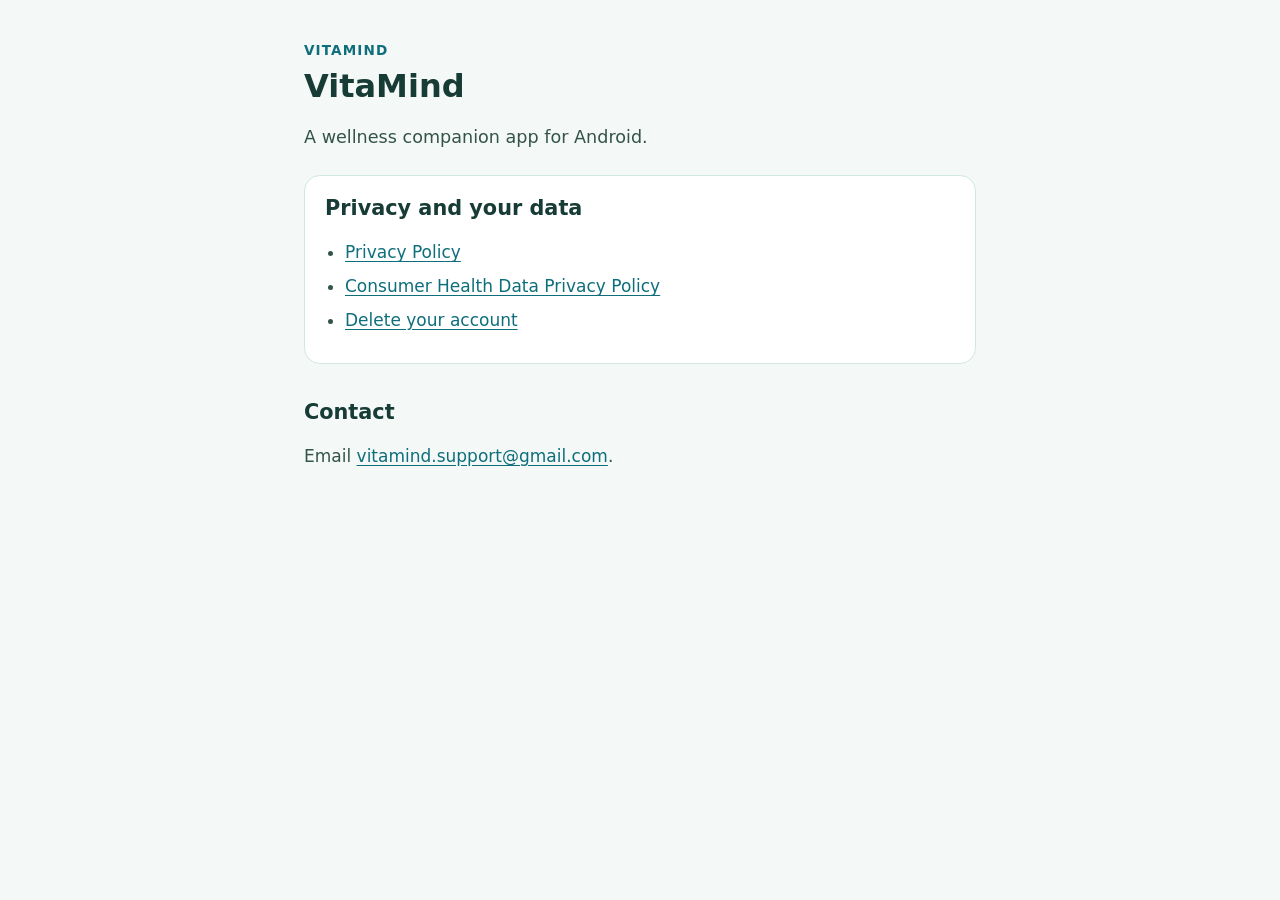
<file: docs/index.html>
<!doctype html>
<html lang="en">
<head>
<meta charset="utf-8">
<meta name="viewport" content="width=device-width, initial-scale=1">
<title>VitaMind</title>
<meta name="description" content="VitaMind wellness app: privacy policies and account deletion.">
<link rel="stylesheet" href="legal/legal.css">
</head>
<body>
<main>
<p class="eyebrow">VitaMind</p>
<h1>VitaMind</h1>
<p class="lede">A wellness companion app for Android.</p>

<section class="summary" aria-labelledby="policies-heading">
<h2 id="policies-heading">Privacy and your data</h2>
<ul>
<li><a href="legal/privacy.html">Privacy Policy</a></li>
<li><a href="legal/consumer-health-data.html">Consumer Health Data Privacy Policy</a></li>
<li><a href="legal/delete-account.html">Delete your account</a></li>
</ul>
</section>

<h2>Contact</h2>
<p>Email <a href="mailto:vitamind.support@gmail.com">vitamind.support@gmail.com</a>.</p>
</main>
</body>
</html>
</file>
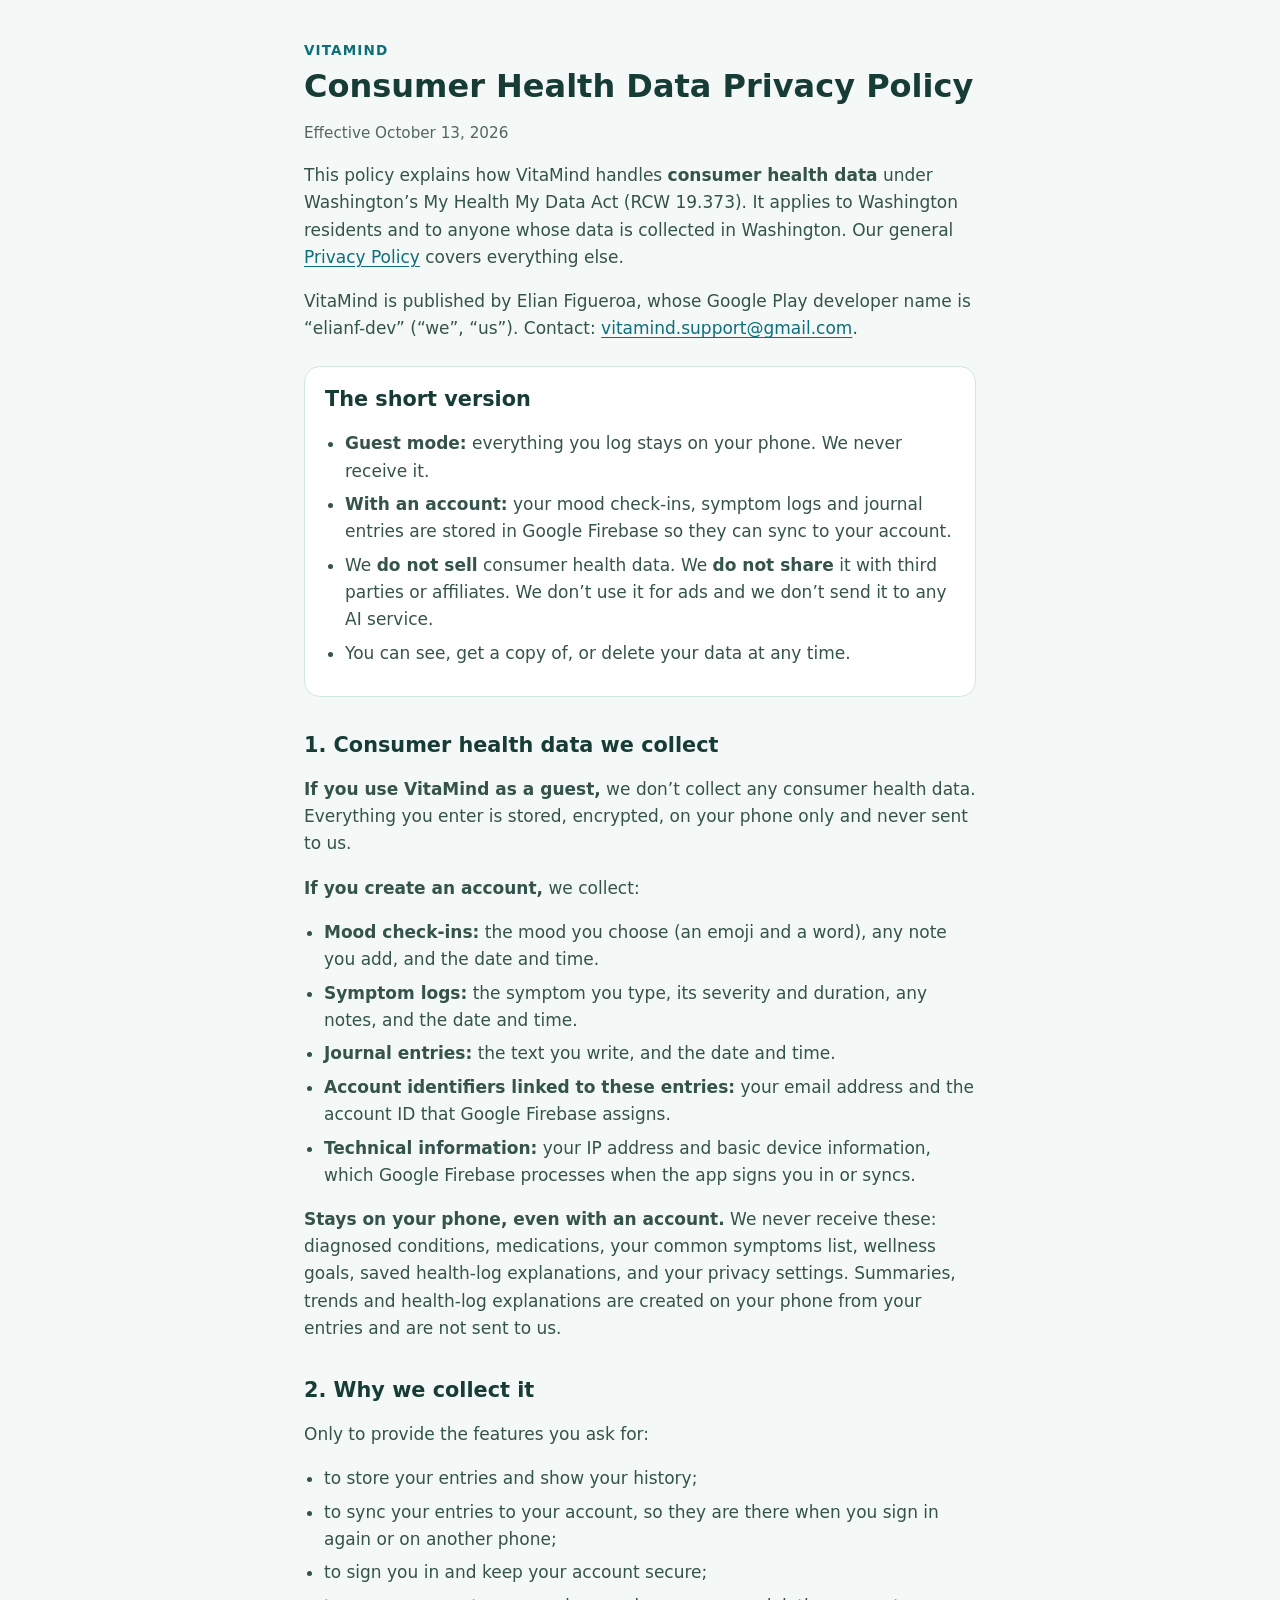
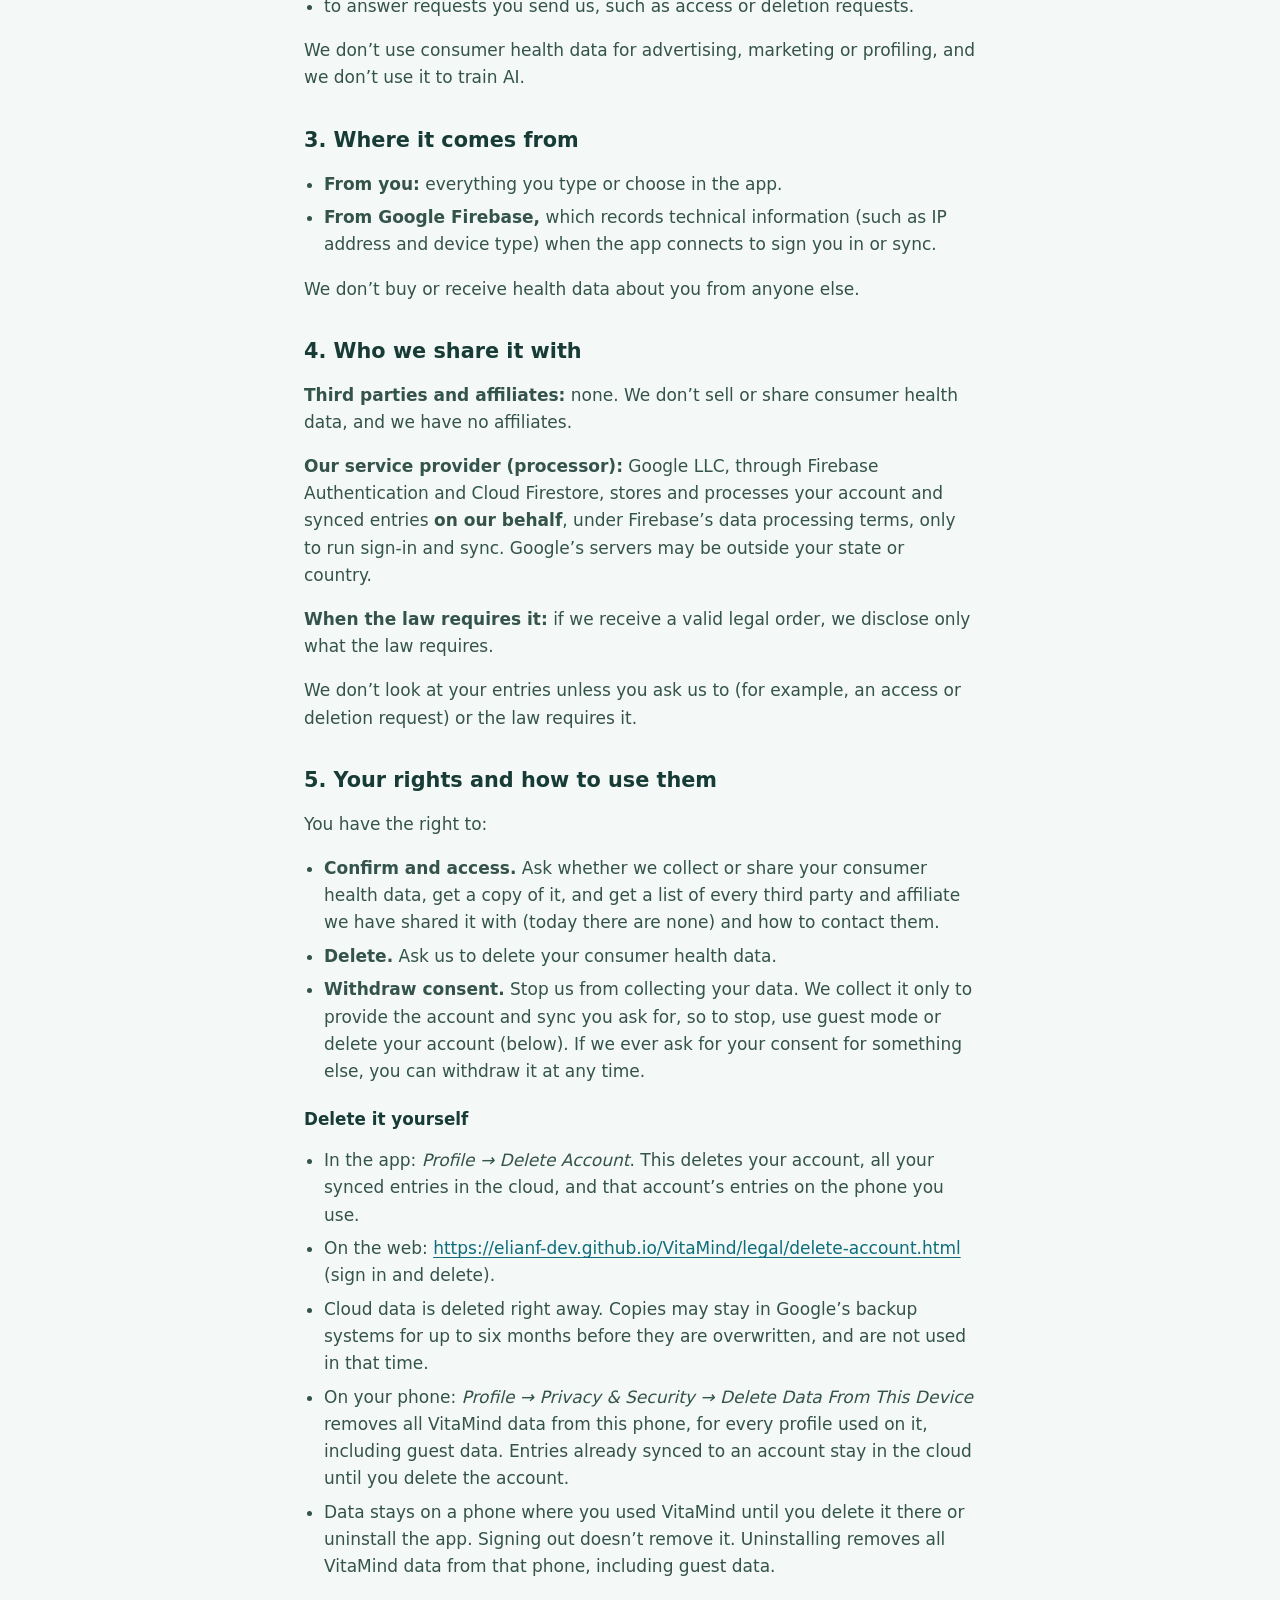
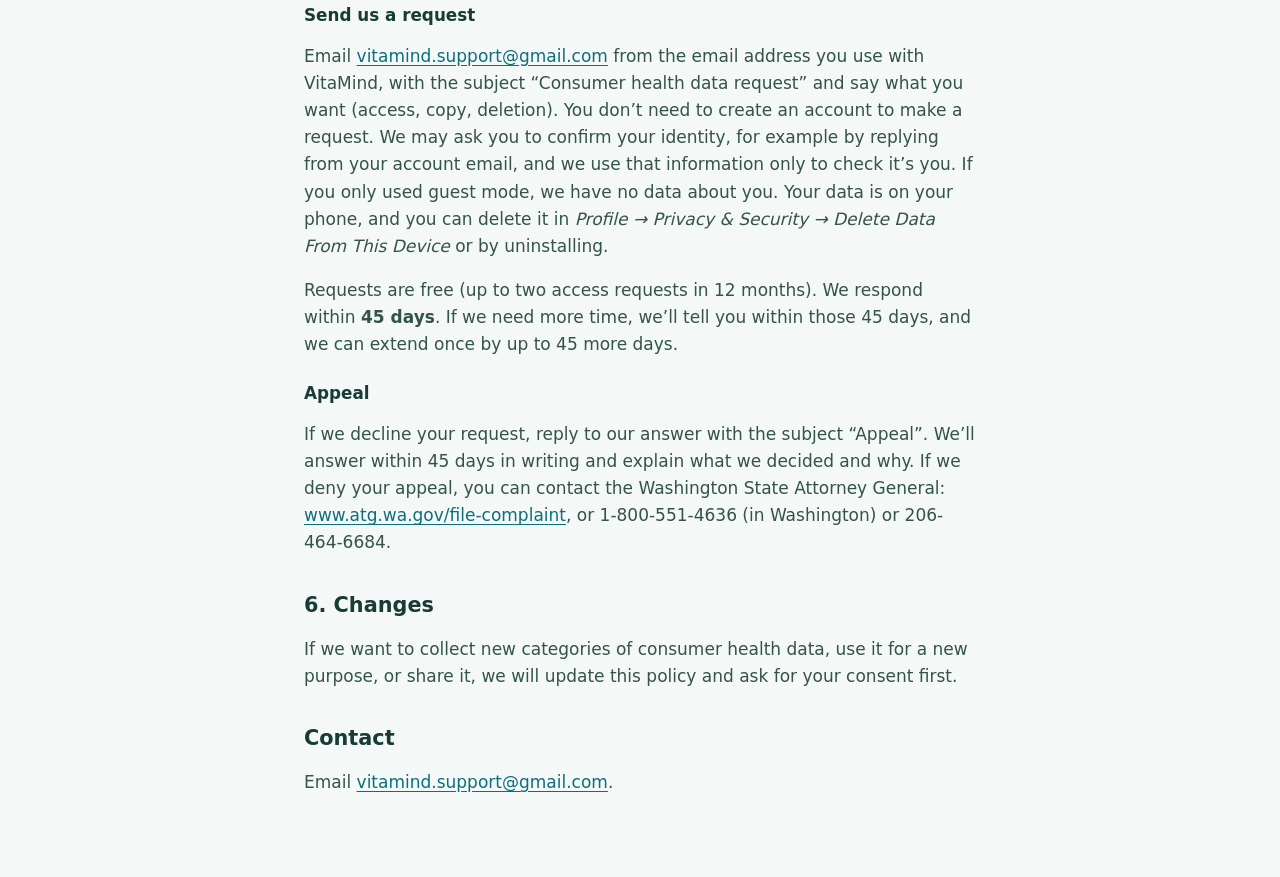
<file: docs/legal/consumer-health-data.html>
<!doctype html>
<html lang="en">
<head>
<meta charset="utf-8">
<meta name="viewport" content="width=device-width, initial-scale=1">
<title>VitaMind Consumer Health Data Privacy Policy</title>
<meta name="description" content="How the VitaMind wellness app handles consumer health data under Washington’s My Health My Data Act.">
<link rel="stylesheet" href="legal.css">
</head>
<body>
<main>
<p class="eyebrow">VitaMind</p>
<h1>Consumer Health Data Privacy Policy</h1>
<p class="meta">Effective October 13, 2026</p>

<p>This policy explains how VitaMind handles <strong>consumer health data</strong> under Washington’s My Health My Data Act (RCW 19.373). It applies to Washington residents and to anyone whose data is collected in Washington. Our general <a href="privacy.html">Privacy Policy</a> covers everything else.</p>
<p>VitaMind is published by Elian Figueroa, whose Google Play developer name is “elianf-dev” (“we”, “us”). Contact: <a href="mailto:vitamind.support@gmail.com">vitamind.support@gmail.com</a>.</p>

<section class="summary" aria-labelledby="summary-heading">
<h2 id="summary-heading">The short version</h2>
<ul>
<li><strong>Guest mode:</strong> everything you log stays on your phone. We never receive it.</li>
<li><strong>With an account:</strong> your mood check-ins, symptom logs and journal entries are stored in Google Firebase so they can sync to your account.</li>
<li>We <strong>do not sell</strong> consumer health data. We <strong>do not share</strong> it with third parties or affiliates. We don’t use it for ads and we don’t send it to any AI service.</li>
<li>You can see, get a copy of, or delete your data at any time.</li>
</ul>
</section>

<h2>1. Consumer health data we collect</h2>
<p><strong>If you use VitaMind as a guest,</strong> we don’t collect any consumer health data. Everything you enter is stored, encrypted, on your phone only and never sent to us.</p>
<p><strong>If you create an account,</strong> we collect:</p>
<ul>
<li><strong>Mood check-ins:</strong> the mood you choose (an emoji and a word), any note you add, and the date and time.</li>
<li><strong>Symptom logs:</strong> the symptom you type, its severity and duration, any notes, and the date and time.</li>
<li><strong>Journal entries:</strong> the text you write, and the date and time.</li>
<li><strong>Account identifiers linked to these entries:</strong> your email address and the account ID that Google Firebase assigns.</li>
<li><strong>Technical information:</strong> your IP address and basic device information, which Google Firebase processes when the app signs you in or syncs.</li>
</ul>
<p><strong>Stays on your phone, even with an account.</strong> We never receive these: diagnosed conditions, medications, your common symptoms list, wellness goals, saved health-log explanations, and your privacy settings. Summaries, trends and health-log explanations are created on your phone from your entries and are not sent to us.</p>

<h2>2. Why we collect it</h2>
<p>Only to provide the features you ask for:</p>
<ul>
<li>to store your entries and show your history;</li>
<li>to sync your entries to your account, so they are there when you sign in again or on another phone;</li>
<li>to sign you in and keep your account secure;</li>
<li>to answer requests you send us, such as access or deletion requests.</li>
</ul>
<p>We don’t use consumer health data for advertising, marketing or profiling, and we don’t use it to train AI.</p>

<h2>3. Where it comes from</h2>
<ul>
<li><strong>From you:</strong> everything you type or choose in the app.</li>
<li><strong>From Google Firebase,</strong> which records technical information (such as IP address and device type) when the app connects to sign you in or sync.</li>
</ul>
<p>We don’t buy or receive health data about you from anyone else.</p>

<h2>4. Who we share it with</h2>
<p><strong>Third parties and affiliates:</strong> none. We don’t sell or share consumer health data, and we have no affiliates.</p>
<p><strong>Our service provider (processor):</strong> Google LLC, through Firebase Authentication and Cloud Firestore, stores and processes your account and synced entries <strong>on our behalf</strong>, under Firebase’s data processing terms, only to run sign-in and sync. Google’s servers may be outside your state or country.</p>
<p><strong>When the law requires it:</strong> if we receive a valid legal order, we disclose only what the law requires.</p>
<p>We don’t look at your entries unless you ask us to (for example, an access or deletion request) or the law requires it.</p>

<h2>5. Your rights and how to use them</h2>
<p>You have the right to:</p>
<ul>
<li><strong>Confirm and access.</strong> Ask whether we collect or share your consumer health data, get a copy of it, and get a list of every third party and affiliate we have shared it with (today there are none) and how to contact them.</li>
<li><strong>Delete.</strong> Ask us to delete your consumer health data.</li>
<li><strong>Withdraw consent.</strong> Stop us from collecting your data. We collect it only to provide the account and sync you ask for, so to stop, use guest mode or delete your account (below). If we ever ask for your consent for something else, you can withdraw it at any time.</li>
</ul>

<h3>Delete it yourself</h3>
<ul>
<li>In the app: <em>Profile → Delete Account</em>. This deletes your account, all your synced entries in the cloud, and that account’s entries on the phone you use.</li>
<li>On the web: <a href="delete-account.html">https://elianf-dev.github.io/VitaMind/legal/delete-account.html</a> (sign in and delete).</li>
<li>Cloud data is deleted right away. Copies may stay in Google’s backup systems for up to six months before they are overwritten, and are not used in that time.</li>
<li>On your phone: <em>Profile → Privacy &amp; Security → Delete Data From This Device</em> removes all VitaMind data from this phone, for every profile used on it, including guest data. Entries already synced to an account stay in the cloud until you delete the account.</li>
<li>Data stays on a phone where you used VitaMind until you delete it there or uninstall the app. Signing out doesn’t remove it. Uninstalling removes all VitaMind data from that phone, including guest data.</li>
</ul>

<h3>Send us a request</h3>
<p>Email <a href="mailto:vitamind.support@gmail.com?subject=Consumer%20health%20data%20request">vitamind.support@gmail.com</a> from the email address you use with VitaMind, with the subject “Consumer health data request” and say what you want (access, copy, deletion). You don’t need to create an account to make a request. We may ask you to confirm your identity, for example by replying from your account email, and we use that information only to check it’s you. If you only used guest mode, we have no data about you. Your data is on your phone, and you can delete it in <em>Profile → Privacy &amp; Security → Delete Data From This Device</em> or by uninstalling.</p>
<p>Requests are free (up to two access requests in 12 months). We respond within <strong>45 days</strong>. If we need more time, we’ll tell you within those 45 days, and we can extend once by up to 45 more days.</p>

<h3>Appeal</h3>
<p>If we decline your request, reply to our answer with the subject “Appeal”. We’ll answer within 45 days in writing and explain what we decided and why. If we deny your appeal, you can contact the Washington State Attorney General: <a href="https://www.atg.wa.gov/file-complaint">www.atg.wa.gov/file-complaint</a>, or 1-800-551-4636 (in Washington) or 206-464-6684.</p>

<h2>6. Changes</h2>
<p>If we want to collect new categories of consumer health data, use it for a new purpose, or share it, we will update this policy and ask for your consent first.</p>

<h2>Contact</h2>
<p>Email <a href="mailto:vitamind.support@gmail.com">vitamind.support@gmail.com</a>.</p>
</main>
</body>
</html>
</file>
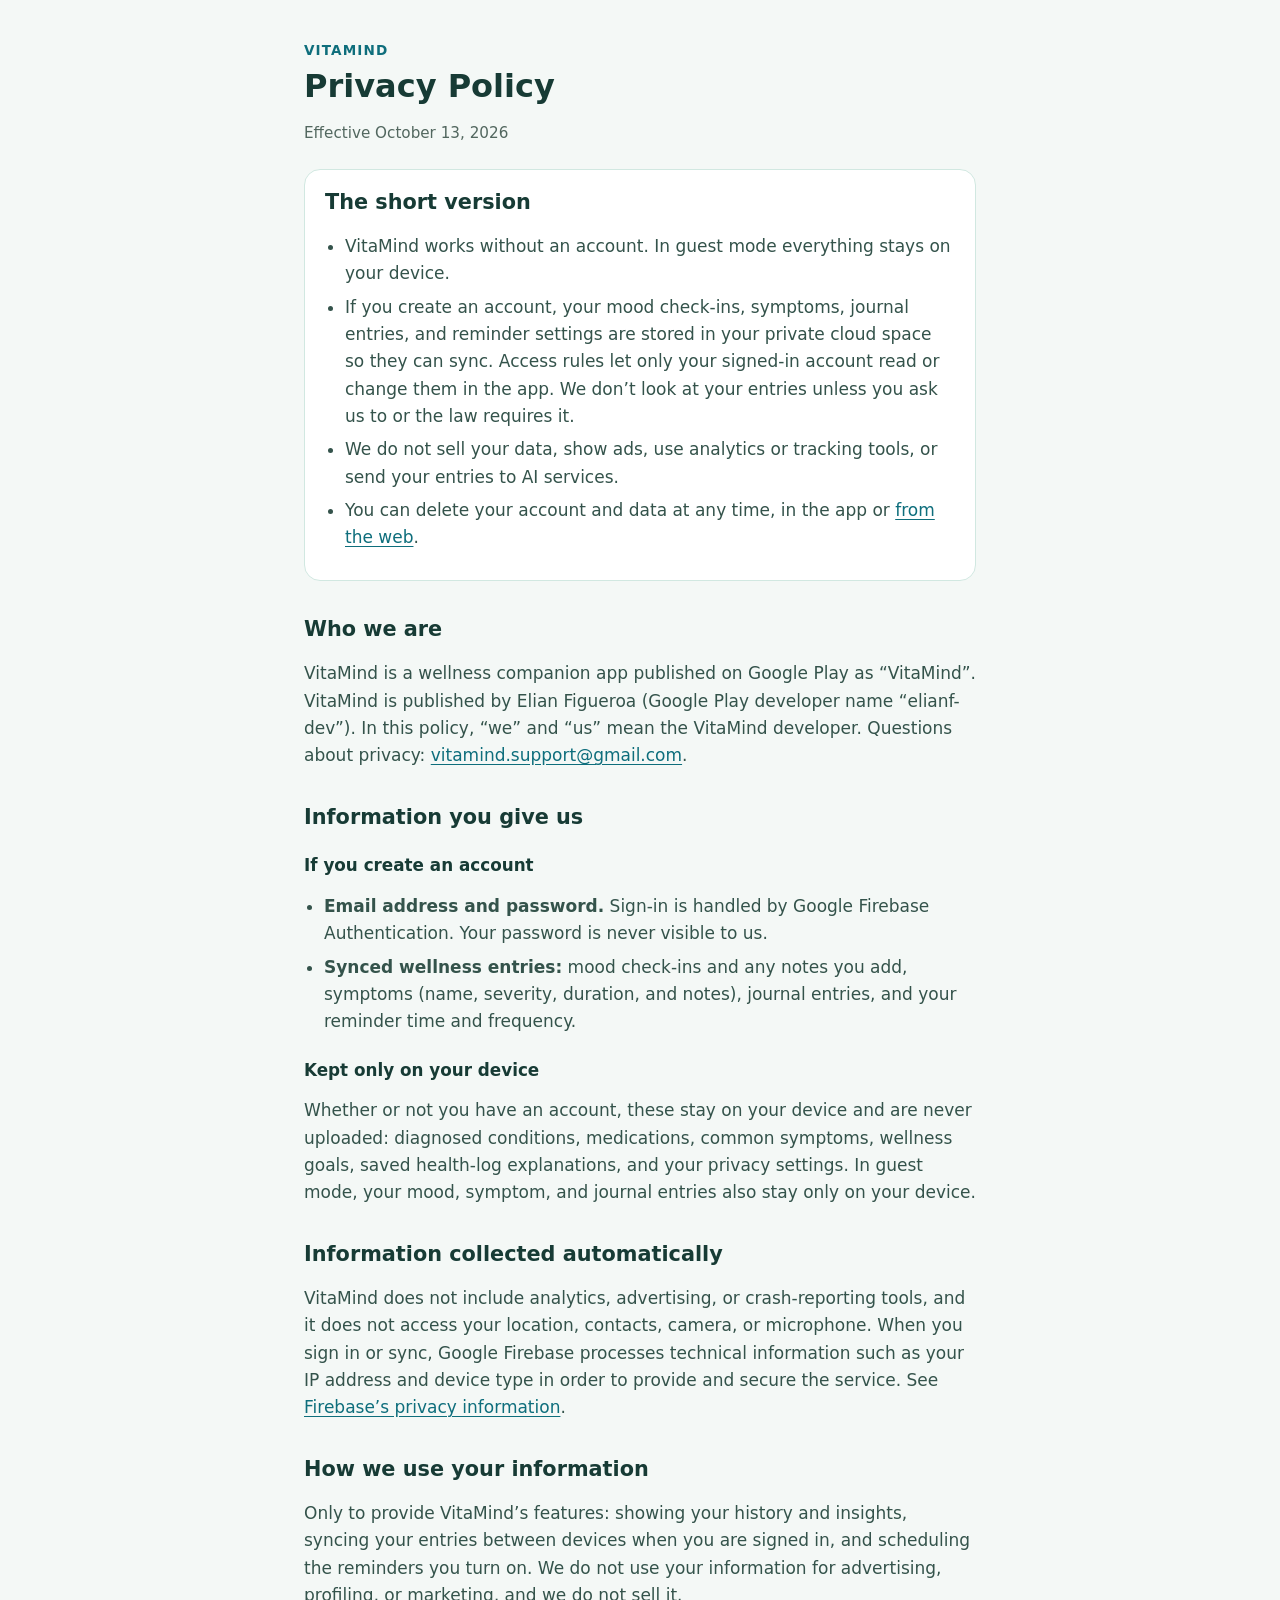
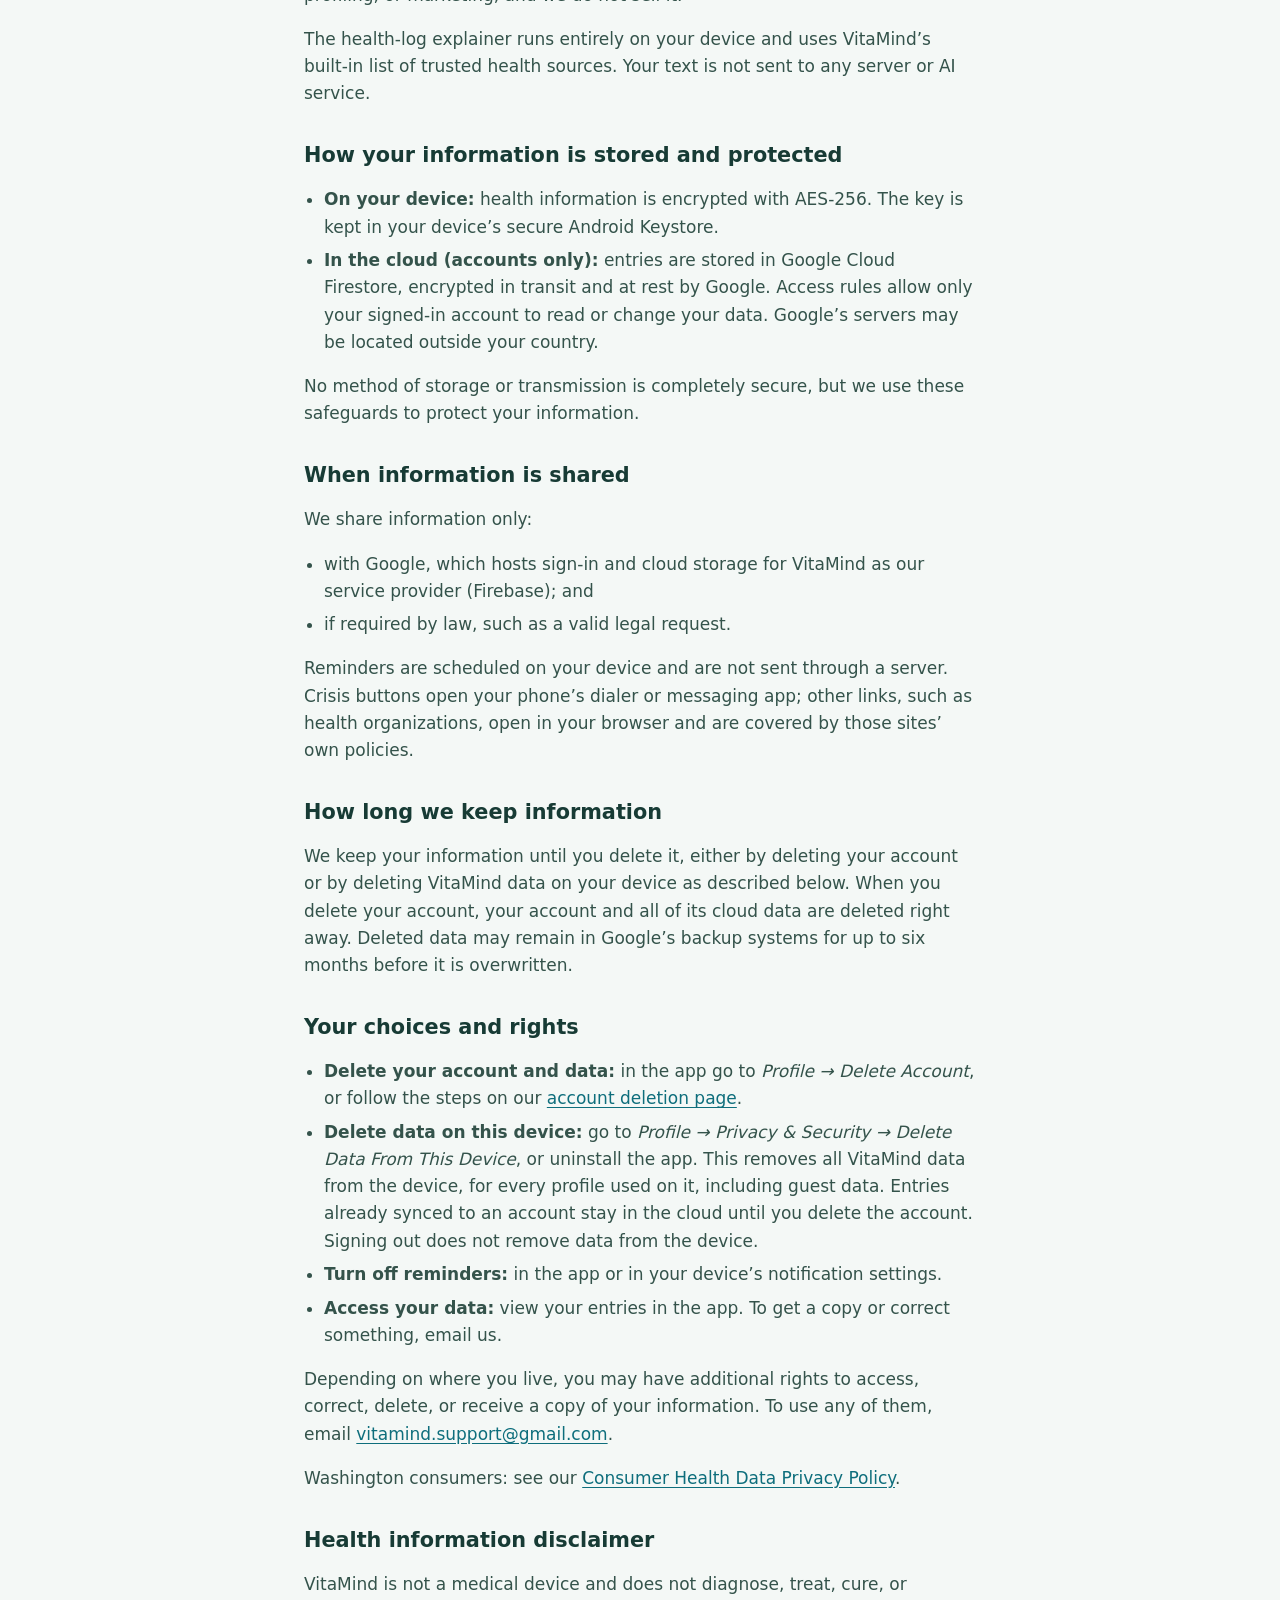
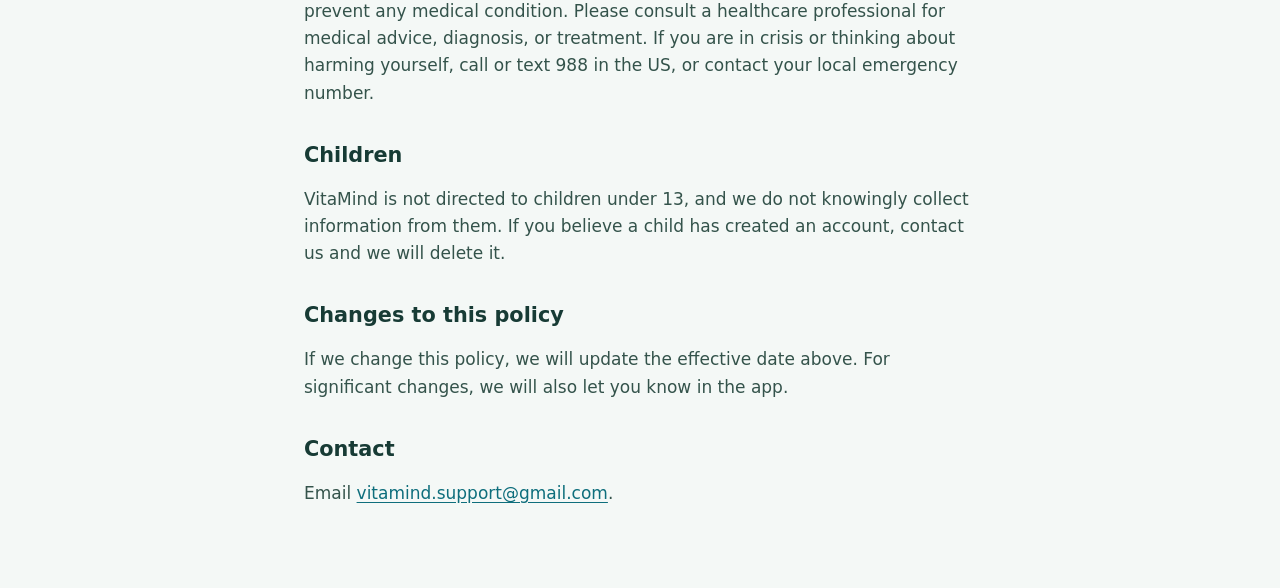
<file: docs/legal/privacy.html>
<!doctype html>
<html lang="en">
<head>
<meta charset="utf-8">
<meta name="viewport" content="width=device-width, initial-scale=1">
<title>VitaMind Privacy Policy</title>
<meta name="description" content="How the VitaMind wellness app collects, stores, uses, and deletes your information.">
<link rel="stylesheet" href="legal.css">
</head>
<body>
<main>
<p class="eyebrow">VitaMind</p>
<h1>Privacy Policy</h1>
<p class="meta">Effective October 13, 2026</p>

<section class="summary" aria-labelledby="summary-heading">
<h2 id="summary-heading">The short version</h2>
<ul>
<li>VitaMind works without an account. In guest mode everything stays on your device.</li>
<li>If you create an account, your mood check-ins, symptoms, journal entries, and reminder settings are stored in your private cloud space so they can sync. Access rules let only your signed-in account read or change them in the app. We don’t look at your entries unless you ask us to or the law requires it.</li>
<li>We do not sell your data, show ads, use analytics or tracking tools, or send your entries to AI services.</li>
<li>You can delete your account and data at any time, in the app or <a href="delete-account.html">from the web</a>.</li>
</ul>
</section>

<h2>Who we are</h2>
<p>VitaMind is a wellness companion app published on Google Play as “VitaMind”. VitaMind is published by Elian Figueroa (Google Play developer name “elianf-dev”). In this policy, “we” and “us” mean the VitaMind developer. Questions about privacy: <a href="mailto:vitamind.support@gmail.com">vitamind.support@gmail.com</a>.</p>

<h2>Information you give us</h2>
<h3>If you create an account</h3>
<ul>
<li><strong>Email address and password.</strong> Sign-in is handled by Google Firebase Authentication. Your password is never visible to us.</li>
<li><strong>Synced wellness entries:</strong> mood check-ins and any notes you add, symptoms (name, severity, duration, and notes), journal entries, and your reminder time and frequency.</li>
</ul>
<h3>Kept only on your device</h3>
<p>Whether or not you have an account, these stay on your device and are never uploaded: diagnosed conditions, medications, common symptoms, wellness goals, saved health-log explanations, and your privacy settings. In guest mode, your mood, symptom, and journal entries also stay only on your device.</p>

<h2>Information collected automatically</h2>
<p>VitaMind does not include analytics, advertising, or crash-reporting tools, and it does not access your location, contacts, camera, or microphone. When you sign in or sync, Google Firebase processes technical information such as your IP address and device type in order to provide and secure the service. See <a href="https://firebase.google.com/support/privacy">Firebase’s privacy information</a>.</p>

<h2>How we use your information</h2>
<p>Only to provide VitaMind’s features: showing your history and insights, syncing your entries between devices when you are signed in, and scheduling the reminders you turn on. We do not use your information for advertising, profiling, or marketing, and we do not sell it.</p>
<p>The health-log explainer runs entirely on your device and uses VitaMind’s built-in list of trusted health sources. Your text is not sent to any server or AI service.</p>

<h2>How your information is stored and protected</h2>
<ul>
<li><strong>On your device:</strong> health information is encrypted with AES-256. The key is kept in your device’s secure Android Keystore.</li>
<li><strong>In the cloud (accounts only):</strong> entries are stored in Google Cloud Firestore, encrypted in transit and at rest by Google. Access rules allow only your signed-in account to read or change your data. Google’s servers may be located outside your country.</li>
</ul>
<p>No method of storage or transmission is completely secure, but we use these safeguards to protect your information.</p>

<h2>When information is shared</h2>
<p>We share information only:</p>
<ul>
<li>with Google, which hosts sign-in and cloud storage for VitaMind as our service provider (Firebase); and</li>
<li>if required by law, such as a valid legal request.</li>
</ul>
<p>Reminders are scheduled on your device and are not sent through a server. Crisis buttons open your phone’s dialer or messaging app; other links, such as health organizations, open in your browser and are covered by those sites’ own policies.</p>

<h2>How long we keep information</h2>
<p>We keep your information until you delete it, either by deleting your account or by deleting VitaMind data on your device as described below. When you delete your account, your account and all of its cloud data are deleted right away. Deleted data may remain in Google’s backup systems for up to six months before it is overwritten.</p>

<h2>Your choices and rights</h2>
<ul>
<li><strong>Delete your account and data:</strong> in the app go to <em>Profile → Delete Account</em>, or follow the steps on our <a href="delete-account.html">account deletion page</a>.</li>
<li><strong>Delete data on this device:</strong> go to <em>Profile → Privacy &amp; Security → Delete Data From This Device</em>, or uninstall the app. This removes all VitaMind data from the device, for every profile used on it, including guest data. Entries already synced to an account stay in the cloud until you delete the account. Signing out does not remove data from the device.</li>
<li><strong>Turn off reminders:</strong> in the app or in your device’s notification settings.</li>
<li><strong>Access your data:</strong> view your entries in the app. To get a copy or correct something, email us.</li>
</ul>
<p>Depending on where you live, you may have additional rights to access, correct, delete, or receive a copy of your information. To use any of them, email <a href="mailto:vitamind.support@gmail.com">vitamind.support@gmail.com</a>.</p>
<p>Washington consumers: see our <a href="consumer-health-data.html">Consumer Health Data Privacy Policy</a>.</p>

<h2>Health information disclaimer</h2>
<p>VitaMind is not a medical device and does not diagnose, treat, cure, or prevent any medical condition. Please consult a healthcare professional for medical advice, diagnosis, or treatment. If you are in crisis or thinking about harming yourself, call or text 988 in the US, or contact your local emergency number.</p>

<h2>Children</h2>
<p>VitaMind is not directed to children under 13, and we do not knowingly collect information from them. If you believe a child has created an account, contact us and we will delete it.</p>

<h2>Changes to this policy</h2>
<p>If we change this policy, we will update the effective date above. For significant changes, we will also let you know in the app.</p>

<h2>Contact</h2>
<p>Email <a href="mailto:vitamind.support@gmail.com">vitamind.support@gmail.com</a>.</p>
</main>
</body>
</html>
</file>
<file: docs/legal/legal.css>
/* Shared styles for VitaMind's public legal pages. Colors follow the app's
   Deep Teal palette and pass WCAG AA in both light and dark mode. */
:root {
  --bg: #f4f8f6;
  --surface: #ffffff;
  --text: #173b35;
  --body: #34534b;
  --muted: #52675f;
  --accent: #0e6e7c;
  --accent-ink: #ffffff;
  --border: #d1e8e1;
  --danger: #a8423c;
  --danger-ink: #ffffff;
  --danger-text: #9b3a35;
  color-scheme: light dark;
}

@media (prefers-color-scheme: dark) {
  :root {
    --bg: #101a18;
    --surface: #182523;
    --text: #e6f0ed;
    --body: #c9d8d4;
    --muted: #a3b8b2;
    --accent: #7fcbd3;
    --accent-ink: #0b2a2e;
    --border: #2a3c38;
    --danger: #f2a49e;
    --danger-ink: #3a0e0b;
    --danger-text: #f6b5af;
  }
}

* {
  box-sizing: border-box;
}

body {
  margin: 0;
  background: var(--bg);
  color: var(--body);
  font: 17px/1.6 system-ui, -apple-system, "Segoe UI", Roboto, sans-serif;
}

main {
  max-width: 44rem;
  margin: 0 auto;
  padding: 2.5rem 1rem 4rem;
}

h1,
h2,
h3 {
  color: var(--text);
  line-height: 1.25;
}

h1 {
  font-size: 2rem;
  margin: 0.25rem 0 0.5rem;
}

h2 {
  font-size: 1.3rem;
  margin: 2.25rem 0 0.5rem;
}

h3 {
  font-size: 1.05rem;
  margin: 1.5rem 0 0.25rem;
}

a {
  color: var(--accent);
  text-underline-offset: 0.15em;
}

a:focus-visible {
  outline: 3px solid var(--accent);
  outline-offset: 2px;
  border-radius: 4px;
}

ul,
ol {
  padding-left: 1.25rem;
}

li + li {
  margin-top: 0.4rem;
}

.eyebrow {
  margin: 0;
  color: var(--accent);
  font-size: 0.85rem;
  font-weight: 700;
  letter-spacing: 0.08em;
  text-transform: uppercase;
}

.meta {
  color: var(--muted);
  font-size: 0.95rem;
}

.lede {
  font-size: 1.1rem;
}

.summary {
  margin: 1.5rem 0;
  padding: 0.25rem 1.25rem 0.75rem;
  background: var(--surface);
  border: 1px solid var(--border);
  border-radius: 16px;
}

.summary h2 {
  margin-top: 1rem;
}

.button {
  display: inline-block;
  padding: 0.75rem 1.4rem;
  border-radius: 999px;
  background: var(--accent);
  color: var(--accent-ink);
  font-weight: 700;
  text-decoration: none;
}

.button:hover {
  filter: brightness(1.08);
}

/* Account deletion form */
form {
  display: grid;
  gap: 0.35rem;
  margin-top: 1rem;
}

label {
  color: var(--text);
  font-weight: 600;
  margin-top: 0.5rem;
}

input[type="email"],
input[type="password"] {
  width: 100%;
  padding: 0.7rem 0.85rem;
  border: 1.5px solid var(--muted);
  border-radius: 10px;
  background: var(--bg);
  color: var(--text);
  font: inherit;
}

input:focus-visible,
button:focus-visible {
  outline: 3px solid var(--accent);
  outline-offset: 2px;
}

label.check {
  display: flex;
  gap: 0.6rem;
  align-items: flex-start;
  font-weight: 400;
  color: var(--body);
}

label.check input {
  width: 1.25rem;
  height: 1.25rem;
  margin-top: 0.2rem;
  flex: none;
  accent-color: var(--accent);
}

.actions {
  display: flex;
  flex-wrap: wrap;
  gap: 0.75rem 1.25rem;
  align-items: center;
}

button {
  font: inherit;
  cursor: pointer;
  min-height: 48px;
}

button.button {
  border: 0;
}

.danger {
  --accent: var(--danger);
  background: var(--danger);
  color: var(--danger-ink);
}

button.link {
  border: 0;
  padding: 0 0.25rem;
  background: none;
  color: var(--accent);
  text-decoration: underline;
}

button:disabled,
input:disabled {
  opacity: 0.6;
  cursor: not-allowed;
}

#status {
  margin: 0.75rem 0 0;
  font-weight: 600;
}

#status:empty {
  display: none;
}

#status[data-kind="error"] {
  color: var(--danger-text);
}

#status[data-kind="success"] {
  color: var(--text);
}
</file>
